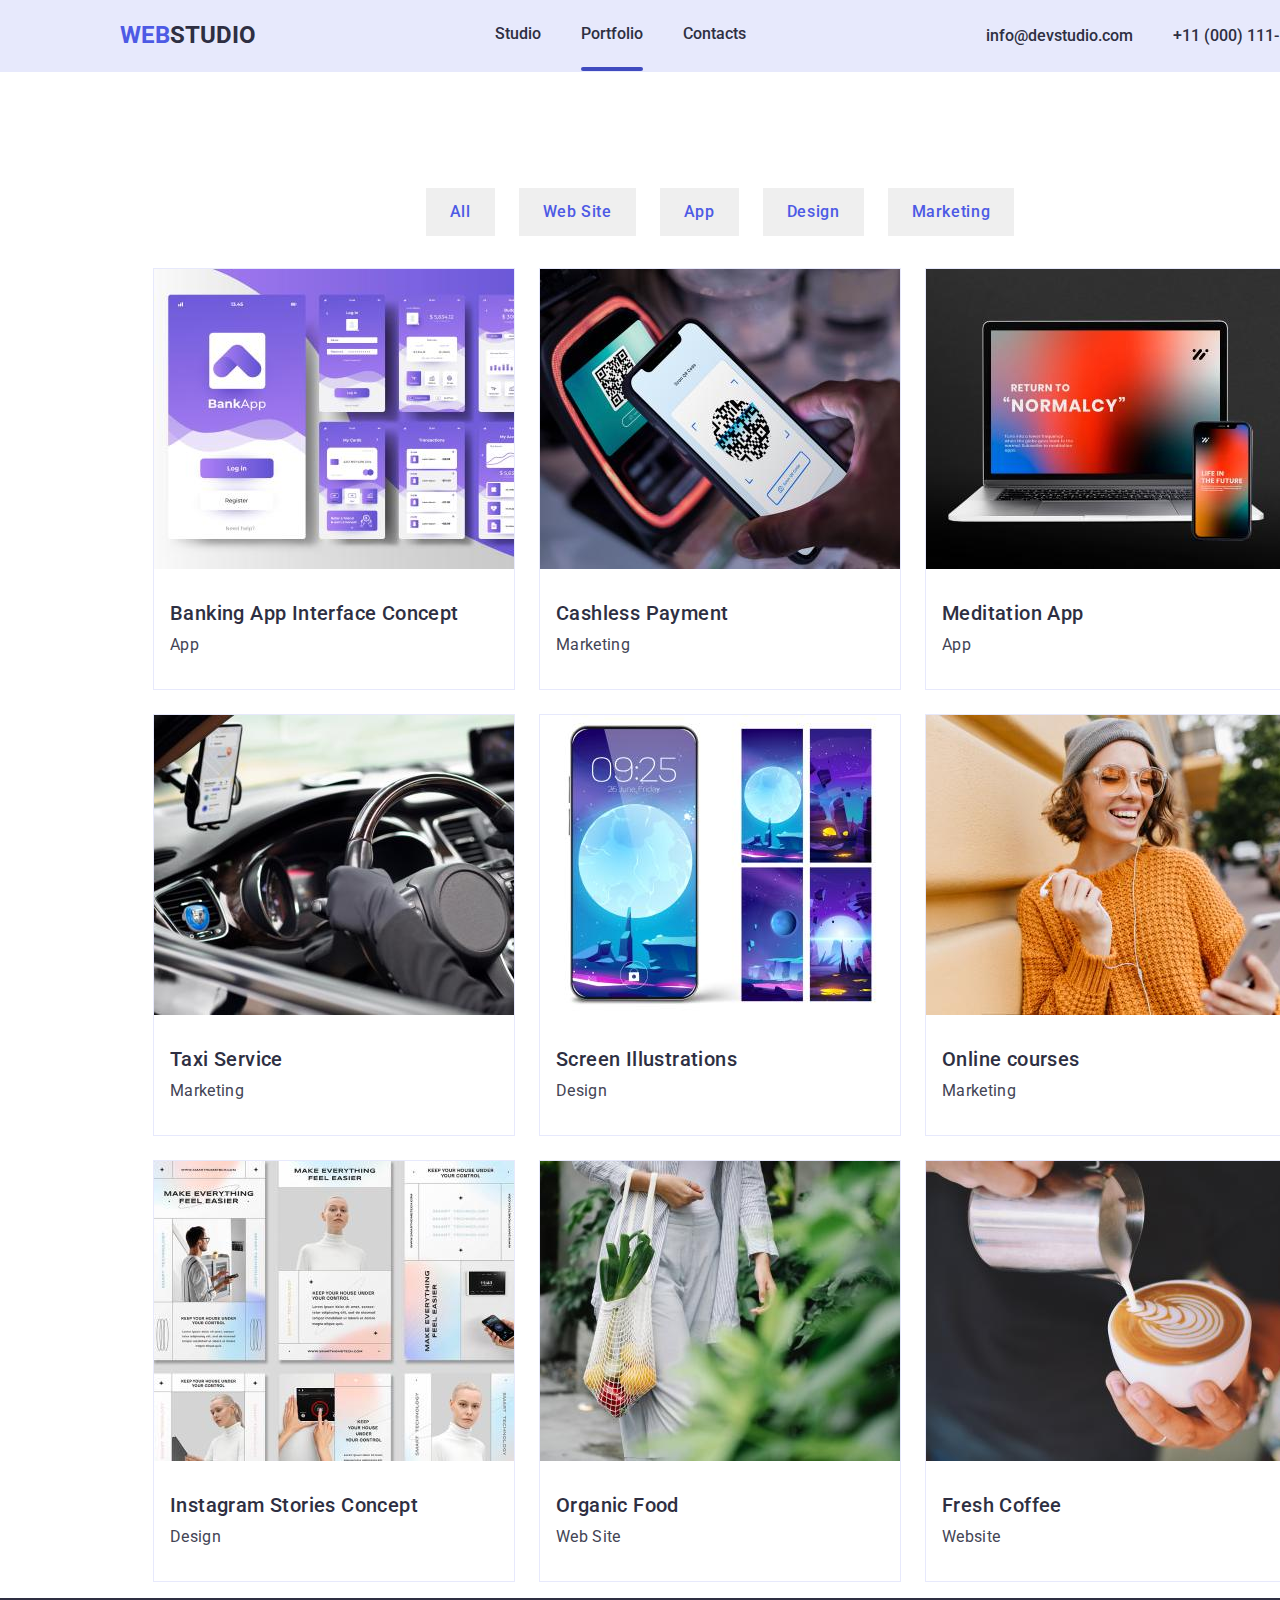
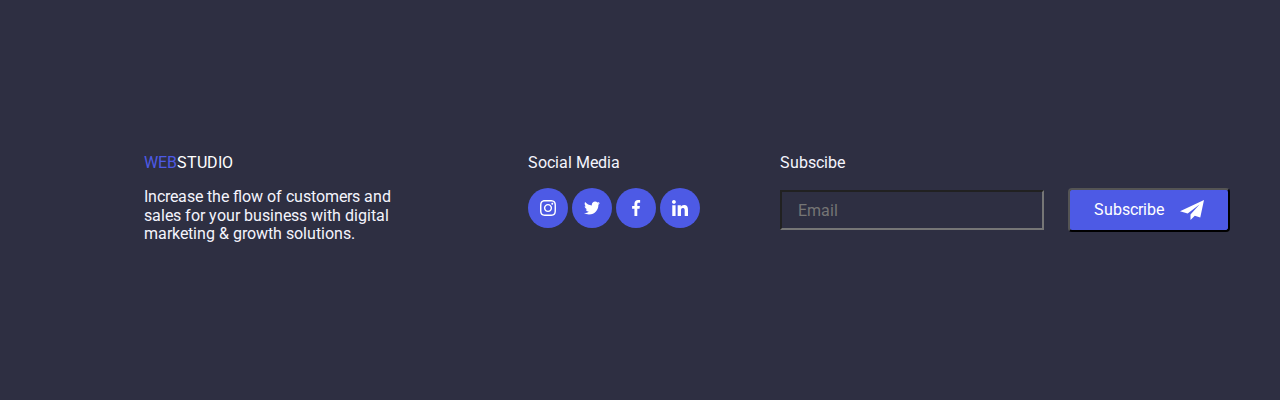
<file: portfolio.html>
<!DOCTYPE html>
<html lang="en">
<head>
    <meta charset="UTF-8">
    <meta name="viewport" content="width=device-width, initial-scale=1.0">
    <title>Portfolio</title>
    <!--CSS Link-->
    <link rel="stylesheet" href="css/styles.css"/>
    <link rel="stylesheet" href="css/modern-normalize.css"/>

    <!--Roboto Font Link-->
    <link rel="preconnect" href="https://fonts.googleapis.com"/>
    <link rel="preconnect" href="https://fonts.gstatic.com" crossorigin/>
    <link href="https://fonts.googleapis.com/css2?family=Roboto:wght@400;500;700;900&display=swap" rel="stylesheet"/>
    
    <!--Raleway Font Link-->
    <link rel="preconnect" href="https://fonts.googleapis.com"/>
    <link rel="preconnect" href="https://fonts.gstatic.com" crossorigin/>
    <link href="https://fonts.googleapis.com/css2?family=Raleway:wght@800&display=swap" rel="stylesheet"/>
    
</head>
<body>
    <header class ="NavBar">
        <!--Changes Sample-->
        <!--LOGO-->
          <a class="logo" href="#"><span>WEB</span>STUDIO</a>
    
          <!--Menu Navi-->
          <nav class="menu">
            <ul class="navi-menu">
              <li><a href="index.html" class="nav-link">Studio</a></li>
              <li><a href="portfolio.html" target="_self" class="nav-link active">Portfolio</a></li>
              <li><a href="#contacts" class="nav-link">Contacts</a></li>
            </ul>
          </nav>
    
          <!--Contacts-->
          <ul class="contacts">
            <li class="contacts-detail">
              <address>
                <a href="mailto:info@devstudio.com">info@devstudio.com</a>
              </address>
            </li>
            <li><a href="tel:+1100011111">+11 (000) 111-11-11</a></li>
          </ul>
        </header>
    <main>

      <!--Seacrch Tab Div-->
      <div class="Search-Tab">
        <ul class="search-tab-list">
          <li><button class="search-list-btn">All</button></li>
          <li><button class="search-list-btn">Web Site</button></li>
          <li><button class="search-list-btn">App</button></li>
          <li><button class="search-list-btn">Design</button></li>
          <li><button class="search-list-btn">Marketing</button></li>
        </ul>
      </div>
      <!--Prjiect Cards-->
      <div class="projects">
        <ul class="project-cards">

          <li class="project-card">
            <div class="project-image">
              <img src="./images/img (1).jpg" alt="Bank"/>
              <div class="proj-image-caption">
                <p>
                  14 Stylish and User-Friendly App Design Concepts · Task Manager App · Calorie Tracker App · Exotic Fruit Ecommerce App · Cloud Storage App
                </p>
              </div>
            </div>
            <!--Title Card-->
            <div class="project-card-name">
              <h3 class="card-name-title">Banking App Interface Concept</h3>
              <h3 class="project-category">App</h3>
            </div>
          </li>

          <li class="project-card">
            <div class="project-image">
              <img src="./images/imgCashless.jpg" alt="Cashless"/>
              <div class="proj-image-caption">
                <p>
                  14 Stylish and User-Friendly App Design Concepts · Task Manager App · Calorie Tracker App · Exotic Fruit Ecommerce App · Cloud Storage App
                </p>
              </div>
            </div>
            <div class="project-card-name">
              <h3 class="card-name-title">Cashless Payment</h3>
              <h3 class="project-category">Marketing</h3>
            </div>
          </li>
          
          <li class="project-card">
            <div class="project-image">
              <img src="./images/imglaptopPhone.jpg" alt="meditation"/>
              <div class="proj-image-caption">
                <p>
                  14 Stylish and User-Friendly App Design Concepts · Task Manager App · Calorie Tracker App · Exotic Fruit Ecommerce App · Cloud Storage App
                </p>
              </div>
            </div>
            <div class="project-card-name">
              <h3 class="card-name-title">Meditation App</h3>
              <h3 class="project-category">App</h3>
            </div>
          </li>

          <li class="project-card">
            <div class="project-image">
              <img src="./images/imgtaxi.jpg" alt="taxi-service"/>
              <div class="proj-image-caption">
                <p>
                  14 Stylish and User-Friendly App Design Concepts · Task Manager App · Calorie Tracker App · Exotic Fruit Ecommerce App · Cloud Storage App
                </p>
              </div>
            </div>
            <div class="project-card-name">
              <h3 class="card-name-title">Taxi Service</h3>
              <h3 class="project-category">Marketing</h3>
            </div>
          </li>

          <li class="project-card">
            <div class="project-image">
              <img src="./images/imgThemes.jpg" alt="themes"/>
              <div class="proj-image-caption">
                <p>
                  14 Stylish and User-Friendly App Design Concepts · Task Manager App · Calorie Tracker App · Exotic Fruit Ecommerce App · Cloud Storage App
                </p>
              </div>
            </div>
            <div class="project-card-name">
              <h3 class="card-name-title">Screen Illustrations</h3>
              <h3 class="project-category">Design</h3>
            </div>
          </li>

          <li class="project-card">
            <div class="project-image">
              <img src="./images/imgcourses.jpg" alt="courses"/>
              <div class="proj-image-caption">
                <p>
                  14 Stylish and User-Friendly App Design Concepts · Task Manager App · Calorie Tracker App · Exotic Fruit Ecommerce App · Cloud Storage App
                </p>
              </div>
            </div>
            <div class="project-card-name">
              <h3 class="card-name-title">Online courses</h3>
              <h3 class="project-category">Marketing</h3>
            </div>
          </li>

          <li class="project-card">
            <div class="project-image">
              <img src="./images/imgIGConcept.jpg" alt="IG-Concept"/>
               <div class="proj-image-caption">
                 <p>
                   14 Stylish and User-Friendly App Design Concepts · Task Manager App · Calorie Tracker App · Exotic Fruit Ecommerce App · Cloud Storage App
                 </p>
               </div>
             </div>
            <div class="project-card-name">
              <h3 class="card-name-title">Instagram Stories Concept</h3>
              <h3 class="project-category">Design</h3>
            </div>
          </li>

          <li class="project-card">
            <div class="project-image">
              <img src="./images/imgOrganic.jpg" alt="organic"/>
               <div class="proj-image-caption">
                 <p>
                   14 Stylish and User-Friendly App Design Concepts · Task Manager App · Calorie Tracker App · Exotic Fruit Ecommerce App · Cloud Storage App
                 </p>
               </div>
             </div>
            <div class="project-card-name">
              <h3 class="card-name-title">Organic Food</h3>
              <h3 class="project-category">Web Site</h3>
            </div>
          </li>

          <li class="project-card">
            <div class="project-image">
              <img src="./images/imgcoffee.jpg" alt="coffee"/>
               <div class="proj-image-caption">
                 <p>
                   14 Stylish and User-Friendly App Design Concepts · Task Manager App · Calorie Tracker App · Exotic Fruit Ecommerce App · Cloud Storage App
                 </p>
               </div>
             </div>
            <div class="project-card-name">
            <h3 class="card-name-title">Fresh Coffee</h3>
            <h3 class="project-category">Website</h3>
            </div>
          </li>

        </ul>

      </div>
    </main>
       <!--foorter-->
       <footer class="footer-end">

        <div class="first-footer">
            <div class="foot-header">
              <a class="logo-footer" href="#"><span>WEB</span>STUDIO</a>
            </div>
    
            <div class="footer-body">
              Increase the flow of customers and 
              sales for your business with digital 
              marketing & growth solutions.
          </div>
        </div>
    
        <div class="second-footer">
    
          <div class="social-container">
          <div class="social-header">Social Media</div>
          
          <div class="social-icon-div">
            <a href="#" class="social-icon-footer">
              <svg width="16" height="16">
                <use href="./images/icons.svg#instagram"></use>
              </svg>
            </a>
            <!--Twitter-->
            <a href="#" class="social-icon-footer">
              <svg width="16" height="16">
                <use href="./images/icons.svg#twitter-1"></use>
              </svg>
            </a>
            <!--Instagram-->
            <a href="#" class="social-icon-footer">
              <svg width="16" height="16">
                <use href="./images/icons.svg#facebook-1"></use>
              </svg>
            </a>
            <!--Linkin-->
            <a href="#" class="social-icon-footer">
              <svg width="16" height="16">
                <use href="./images/icons.svg#linkedin-1"></use>
              </svg>
            </a>
            </div>
          </div>
    
          <div class="subscribe-container">
            <div class="subscribe-footer">
              <div class="subsrcibe-header">Subscibe</div>
              <div class="subscribe-text-footer">
                <input class="subscribe-text-input" type="text" placeholder="Email"/>
                <div class="subs-btn-footer">
                  <button class="sub-btn">Subscribe
                    <svg width="24" height="24">
                      <use href="./images/icons.svg#icon-send">
                      </use>
                    </svg>
                  </button>
                </div>
              </div>
            </div>
          </div>
          </div>
        </footer>
    <!--Modal-->
    <script src="./js/modal.js"></script>
</body>
</html>
</file>
<file: css/styles.css>
:root{
    --NAVY-BLUE: #2E2F42;
    --IRIS: #4D5AE5;
    --WHITE: #FFF;
    --CORNFLOWER: #E7E9FC;
    --CLOUD: #F4F4FD;
    --GREY: #2E2F42;
    --SLATE: #434455;
    --LIGHTSLATE:#8E8F99;
    --OCEAN: #404BBF;
    --BLACK: #000;

    --navy-blue-modal:rgba(46, 47, 66, 0.40);
}

*,
*::before,
*::after {
  box-sizing: border-box;
}

/*Body Default Value*/
body{
    margin: 0 auto;
    font-family: roboto,sans-serif;
    font-size:16px;
    font-weight: 400;
    width: 1440px;
}

/* list style global*/
li{
    list-style: none;
}
ul{
    padding-left: 0%;
}
h2{
    color: var(--NAVY-BLUE);
    text-align: center;
    
    font-size: 36px;
    font-style: normal;
    font-weight: 700;
    line-height: 40px;
    letter-spacing: 0.72px;
    text-transform: capitalize;
}

h3{
    color: var(--NAVY-BLUE);
    font-size: 20px;
    font-style: normal;
    font-weight: 500;
    line-height: 24px; /* 120% */
    letter-spacing: 0.4px;
}

p{
    color:var(--SLATE);
}


/*Navigation*/

.NavBar{
    display: flex; 
    justify-content: space-around;
    height: 72px;
    align-items: center;  
    background-color: var(--CORNFLOWER);
}
.navi-menu{
    display: inline-flex;
    align-items: flex-start;
    gap: 40px;
}

.contacts{
    display: inline-flex;
    align-items: center;
    gap: 40px;
}


/* Nav Logo */

.logo{
    text-decoration: none;
    color: var(--NAVY-BLUE);
    font-weight: 700;
    font-size: 24px;
}
.logo span{
    color:var(--IRIS);
}
.navi-menu{
    margin-top: 0px;
    margin-bottom: 0px;
}
.navi-menu a{
    text-decoration: none;
    color: var(--NAVY-BLUE);
    font-weight: 500;
}

.contacts a{
    text-decoration: none;
    font-style: normal;
    color:var(--NAVY-BLUE);
    font-weight: 500;
    margin-top: none;
}

.nav-link:hover,
.nav-link:focus{
    color:var(--OCEAN);
}

.active{
    color:var(--OCEAN);
}
.active::after{
    content:" ";
    display:block;
    width:100%;
    height:4px;
    border-radius: 2px;
    background-color: var(--OCEAN);
    position: relative;
    top: 24px;
    
}


/*Order Service No Flex*/

.studio{
    background: linear-gradient(rgba(46, 47, 66, 0.70),rgba(46, 47, 66, 0.70)), url("../images/people-hero.png");
    position: relative;
    background-size: cover;
    padding-top: 188px;
    padding-bottom: 188px;
    flex-shrink: 0;
    text-align: center;
}

.header-main{
    font-size: 56px;
    font-weight: 700;
    line-height: 60px;
    color: var(--WHITE);
}


/*Button Div+*/

.order{
    background-color: var(--IRIS);
    color: var(--WHITE);
    border-radius: 4px;
    padding: 16px 32px;
    text-align: center;
    box-shadow: 0px 4px 4px 0px rgba(0, 0, 0, 0.15);

}
.order{
    border-style: none;
    font-weight: 500;
}
.order:hover{
    background: var(--OCEAN);
}


/*Description*/

.head-content{
    padding-top: 120px;
    padding-bottom: 120px;
}

.studio-strat,
.studio-punc,
.studio-dili,
.studio-tech{
    display: inline-flex;
    width: 264px;
    flex-direction: column;
    align-items: flex-start;
    text-align: justify;
    gap: 8px;
}

.about-icon{
    width: 264px;
    height: 112px;
    text-align: center;
    padding: 24px 0;
    background-color: var(--CLOUD);
}

.studio-des{
    display: flex;
    flex-direction: row;
    gap:24px;
    justify-content: center;
}


/*Wha we are doing*/

.portfolio-doing{
    display: flex;
    flex-direction: row;
    gap: 24px;
    justify-content: center;
    padding-bottom: 76px;
}
.header-portfolio{
    padding: 120px;
}

/*Team Members*/

.header-team{
    padding-top: 120px;
    padding-bottom: 120px;
    background-color: var(--CORNFLOWER);
}

.team-members{
    display: flex;
    flex-direction: row;
    justify-content: center;
    gap: 24px;
}

.team-mark,
.team-tom,
.team-camila,
.team-daniel{
    display: flex;
    padding-bottom: 0px;
    flex-direction: column;
    justify-content: center;
    align-items: center;
    padding-bottom: 32px;
    /*Border*/
    border-radius: 0px 0px 4px 4px;
    background: var(--WHITE, #FFF);
    box-shadow: 0px 2px 1px 0px rgba(46, 47, 66, 0.08), 0px 1px 1px 0px rgba(46, 47, 66, 0.16), 0px 1px 6px 0px rgba(46, 47, 66, 0.08);
}

.social-icon{
    display: inline-flex;
    flex-direction: row;
    justify-content: space-around;
    align-items: center;
    gap:24px;
}

.team-social-icon{
    background-color: var(--IRIS);
    height:40px;
    width: 40px;
    border-radius:50%;
    display: flex;
    align-items: center;
    justify-content: center;
}
.team-social-icon svg{
    fill: var(--WHITE);
}

/*Client Styling*/
.client-list{
    display: flex;
    flex-direction: row;
    justify-content: center;
    padding-top: 112px;
    gap: 24px;
}

.customer{
    padding-top: 120px;
    padding-bottom: 120px;
}

.client-logo-box{
    fill: var(--LIGHTSLATE);
    padding: 16px 32px;
    border-radius: 4px;
    border: 1px solid var(--LIGHTSLATE);
}
/*Footer Section*/

.footer-end{
    background-color: var(--NAVY-BLUE);
    color: var(--CLOUD);
    padding-top: 156px;
    padding-bottom: 156px;
    display: flex;
    flex-direction: row;
    
}
.logo-footer{
    text-decoration: none;
    color:var(--WHITE);
}
.logo-footer span{
    color: var(--IRIS);
    text-decoration: none;
}

.first-footer{
    padding-left: 10%;
}
.footer-body{
    padding-top:16px;
    width:264px;
}

.second-footer{
    padding-left: 120px;
    display: flex;
    flex-direction: row;
    gap:80px;   
}

.social-container{
    display: inline-flex;
    flex-direction: column;
    justify-content: flex-start;
    align-items: baseline;
}

.social-icon-div{
    padding-top: 16px;
}
.social-icon-footer{
    background-color: var(--IRIS);
    width: 40px;
    height: 40px;
    border-radius: 50%;
    display: inline-flex;
    justify-content: center;
    align-items: center;
}
.social-icon-footer svg{
    fill:var(--WHITE);
}

/*Footer Subscibe*/
.subscribe-text-footer{
    padding-top:16px;
    display: inline-flex;
    flex-direction: row;
    justify-content: center;
    align-items: center;
    gap: 24px;
}
.subscribe-text-input{
    width: 264px;
    height: 40px;
    padding: 8px 16px;
    background-color: var(--NAVY-BLUE);
    color: var(--WHITE);
}

.sub-btn{
    display: inline-flex;
    padding: 8px 24px;
    justify-content: center;
    align-items: center;
    gap: 16px;
    border-radius:4px;
    background-color: var(--IRIS);
    color: white; 
}

/* Portfolio Tab Style*/

.Search-Tab{
    text-align: center;
    width: 1440px;
    padding-top: 100px;
}

.search-tab-list{
    display: inline-flex;
    justify-content: center;
    align-items: center;
    flex-direction: row;
    gap: 24px;

}

.search-list-btn{
    display: flex;
    padding: 12px 24px;
    align-items: flex-start;
    border-style: none;

    color: var(--IRIS);
    text-align: center;
    font-family: Roboto;
    font-size: 16px;
    font-style: normal;
    font-weight: 500;
    line-height: 24px; /* 150% */
    letter-spacing: 0.64px;  
}
.search-list-btn:active{
    color: var(--WHITE);
    border-radius: 4px;
    background: var(--OCEAN);
    box-shadow:  0px 2px 2px 0px rgba(0, 0, 0, 0.12), 0px 2px 1px 0px rgba(0, 0, 0, 0.08), 0px 3px 1px 0px rgba(0, 0, 0, 0.10);
}

/*Project Cards*/

.project-cards{
    display: flex;
    flex-direction: row;
    flex-wrap: wrap;
    justify-content: center;
    gap: 24px;
}

.project-cards img{
    width: 360px;
    height: 300px;
    flex-shrink: 0;
    display: block;
}

.project-card{
    display: flex;
    flex-direction: column;
    gap: 32px;
    border: solid 1px var(--CORNFLOWER);
    background-color: var(--WHITE);
    padding-bottom: 32px;

}

.project-card-name{
    display: flex;
    flex-direction: column;
    justify-content: center;
    align-items: flex-start;
    align-self: stretch;
    padding: 0px 16px;
    gap: 8px;
}

.card-name-title{
    color: var(--NAVY-BLUE);
    margin: 0;
    font-family: Roboto;
    font-size: 20px;
    font-style: normal;
    font-weight: 500;
    line-height: 24px; /* 120% */
    letter-spacing: 0.4px;
}

.project-category{
    color: var(--SLATE);
    margin:0;
    font-family: Roboto;        
    font-size: 16px;
    font-style: normal;
    font-weight: 400;
    line-height: 24px; /* 150% */
    letter-spacing: 0.32px;
}

.project-card{
    overflow: hidden;

}
.project-image{
    position: relative;
    overflow: hidden;
}

.proj-image-caption{
    position:absolute;
    background-color: var(--IRIS);
    width: 100%;
    height: 100%;
    top: 0;
    left:0;
    opacity: 0;
    transform: translateY(100%);
    transition: transform 0.25s cubic-bezier(0.4, 0, 0.2, 1);
}

.proj-image-caption p{
    color:var(--CLOUD);
    padding: 40px 32px;
}

.project-card:hover .proj-image-caption{
    opacity:1;
    transform: translateY(0);
}

.project-card:hover{
    border: 1px solid var(--CLOUD);
    background: var(--WHITE);
    box-shadow: 0px 2px 1px 0px rgba(46, 47, 66, 0.08), 0px 1px 1px 0px rgba(46, 47, 66, 0.16), 0px 1px 6px 0px rgba(46, 47, 66, 0.08);
}

/*Modal*/

.backdrop-overlay{
    position: fixed;
    background-color: rgba(46,47,66,0.40);
    width: 100%;
    height: 100%;
    top:0;
    display: flex;
    justify-content: center;
    align-items: center;
    transition: opacity 250ms cubic-bezier(0.4, 0, 0.2, 1);
}

.modal-content{
    position:fixed;
    background-color: var(--WHITE);
    width: 408px;
    border-radius: 4px;
    padding: 24px;

}

.modal-content p{
    text-align: center;
    color: var(--NAVY-BLUE);
    /* Body Medium */
    font-family: Roboto;
    font-size: 16px;
    font-style: normal;
    font-weight: 500;
    line-height: 24px; /* 150% */
    letter-spacing: 0.32px
}


.close-modal-btn{
    border-radius: 100%;
    border: 1px solid black;  
    background-color: white;
    width: 30px;
    height: 30px;
    margin-left: auto;
    transition: fill 250ms cubic-bezier(0.4,0,0.2,1), border 250ms cubic-bezier(0.4,0,0.2,1);
    cursor: pointer;
    display: flex;
    align-items: center;
    justify-content: center;
    
}
.close-modal-btn:hover{
    background-color: var(--IRIS);
}

.is-hidden{
    pointer-events: none;
    opacity: 0;
}

/*Modal Form Contacts*/

.service-label{
    display: flex;
    flex-direction: column;
    margin-bottom: 8px;
    position: relative;
}

.input-label{
    text-align: left;
    margin-bottom: 4px;
    color: var(--LIGHTSLATE);
    font-family: Roboto;
    font-size: 12px;
    font-style: normal;
    font-weight: 400;
    line-height: 14px; /* 116.667% */
    letter-spacing: 0.48px;
}

.service-icon{
    position: absolute;
    top:50%;
    left:16px;
    fill:var(--BLACK);
    transition: fill 250ms cubic-bezier(0.4, 0, 0.2, 1);
}

.service-text:focus + .service-icon,
.service-text:hover + .service-icon{
    fill:var(--IRIS);
}

.service-text:hover{
    border: 1px solid var(--IRIS);
}


.service-text{
    padding: 12px 40px;
    border:1px solid var(--navy-blue-modal);
    border-radius: 4px;
    transition: 250ms;
    transition-property: color, border-color, background-color;
    transition-timing-function: cubic-bezier(0.4, 0, 0.2, 1);
}

.service-textarea{
    padding: 8px 16px;
    border:1px solid var(--navy-blue-modal);
    border-radius: 4px;
    transition: 250ms;
    transition-property: color, border-color, background-color;
    transition-timing-function: cubic-bezier(0.4, 0, 0.2, 1);
}

.check-agreement{
    display: flex;
    flex-direction: row;
    justify-content: center;
    align-items: center;
    gap: 8px;
    margin-bottom: 24px;
}

.service-btn{
    background-color: var(--IRIS);
    color: var(--WHITE);
    border-radius: 4px;
    padding: 16px 32px;
    text-align: center;
}
</file>
